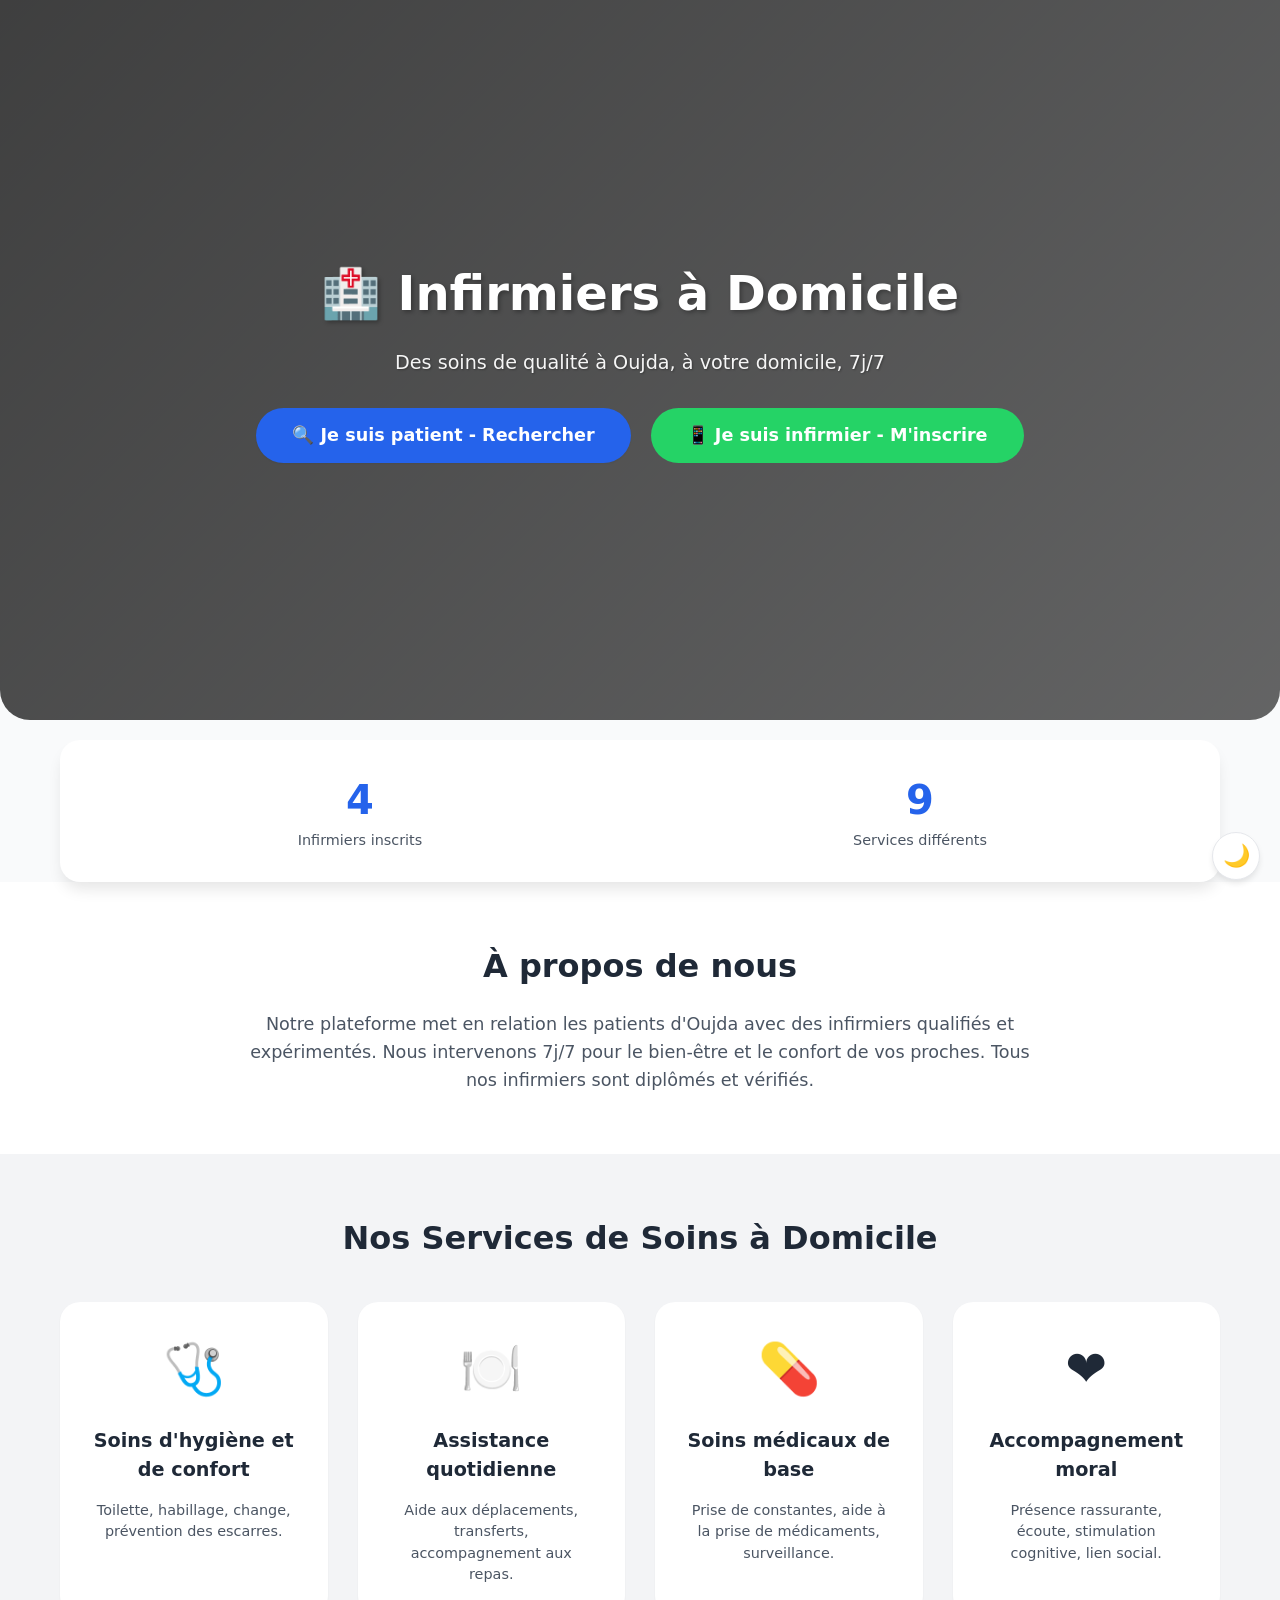
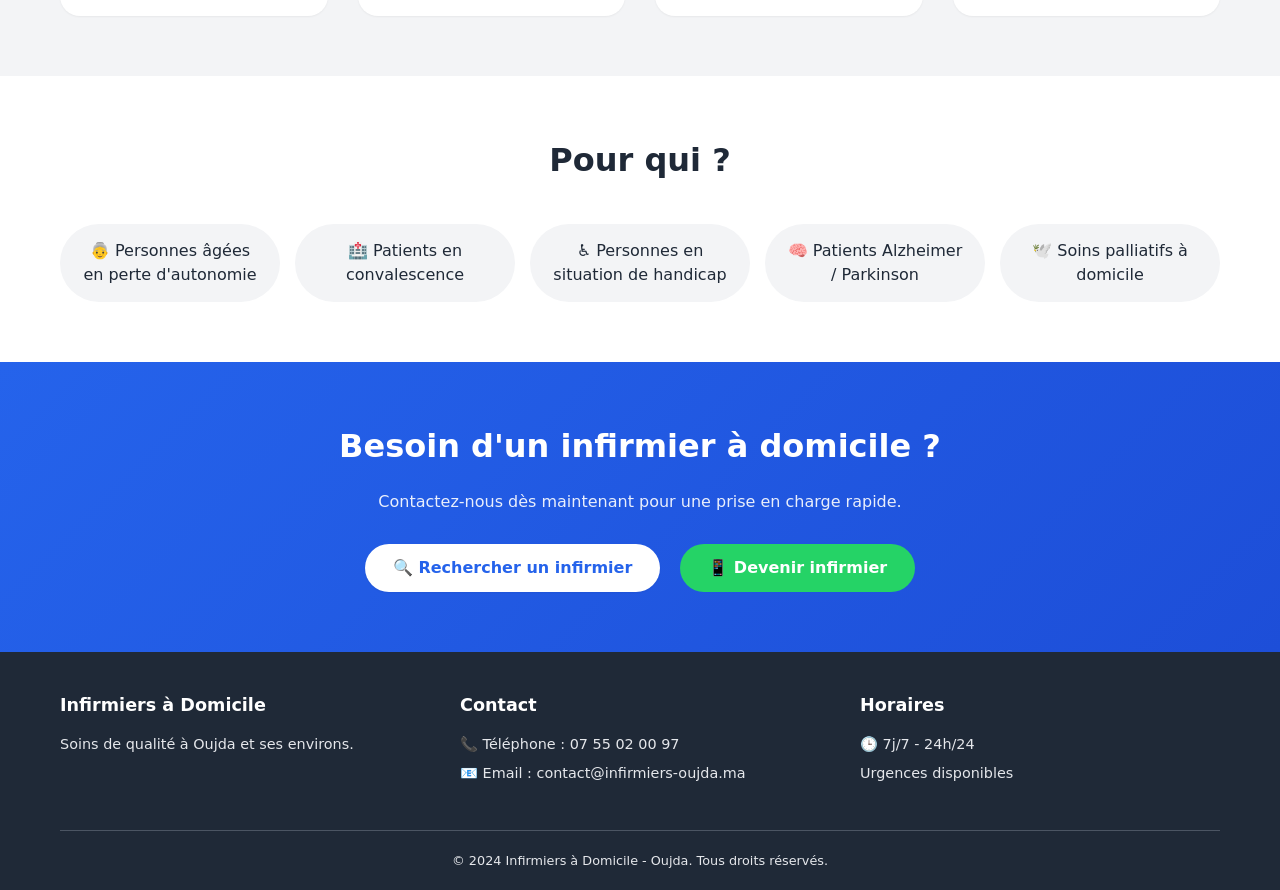
<file: index.html>
<!DOCTYPE html>
<html lang="fr">
<head>
    <meta charset="UTF-8">
    <meta name="viewport" content="width=device-width, initial-scale=1.0">
    <title>Infirmiers à Domicile - Oujda</title>
    <link rel="stylesheet" href="style.css">
</head>
<body>
    <button id="themeToggle" class="theme-btn">🌙</button>
    
    <!-- Section Héro avec image de fond -->
    <section class="hero">
        <div class="hero-overlay"></div>
        <div class="hero-content">
            <h1>🏥 Infirmiers à Domicile</h1>
            <p class="hero-subtitle">Des soins de qualité à Oujda, à votre domicile, 7j/7</p>
            <div class="hero-buttons">
                <a href="recherche.html" class="btn btn-primary btn-large">
                    🔍 Je suis patient - Rechercher
                </a>
                <a href="https://wa.me/212755020097?text=Bonjour%2C%20je%20souhaite%20m%27inscrire%20comme%20infirmier%20sur%20votre%20plateforme%20Infirmiers%20Oujda.%0A%0A%F0%9F%93%8B%20Voici%20le%20lien%20du%20formulaire%20d%27inscription%20%3A%0Ahttps%3A%2F%2Fdocs.google.com%2Fforms%2Fd%2Fe%2F1FAIpQLSeWGsNO0K7sWxrHEp2HF_uYlaKrSaus4W_skM9jJxkQFtStuw%2Fviewform%0A%0AMerci%20de%20le%20remplir%2C%20je%20vous%20recontacterai%20dans%20les%2048h." 
                   target="_blank" 
                   class="btn btn-whatsapp btn-large">
                   📱 Je suis infirmier - M'inscrire
                </a>
            </div>
        </div>
    </section>

    <!-- Section Statistiques -->
    <section class="stats-section">
        <div class="container">
            <div class="stats-container" id="statsContainer">
                <div class="stat-card">
                    <div class="stat-number" id="statInfirmiers">0</div>
                    <div class="stat-label">Infirmiers inscrits</div>
                </div>
                <div class="stat-card">
                    <div class="stat-number" id="statServices">0</div>
                    <div class="stat-label">Services différents</div>
                </div>
    </section>

    <!-- Section À propos -->
    <section class="about">
        <div class="container">
            <h2>À propos de nous</h2>
            <p>Notre plateforme met en relation les patients d'Oujda avec des infirmiers qualifiés et expérimentés. Nous intervenons 7j/7 pour le bien-être et le confort de vos proches. Tous nos infirmiers sont diplômés et vérifiés.</p>
        </div>
    </section>

    <!-- Section Services -->
    <section class="services">
        <div class="container">
            <h2>Nos Services de Soins à Domicile</h2>
            <div class="services-grid">
                <div class="service-card">
                    <div class="service-icon">🩺</div>
                    <h3>Soins d'hygiène et de confort</h3>
                    <p>Toilette, habillage, change, prévention des escarres.</p>
                </div>
                <div class="service-card">
                    <div class="service-icon">🍽️</div>
                    <h3>Assistance quotidienne</h3>
                    <p>Aide aux déplacements, transferts, accompagnement aux repas.</p>
                </div>
                <div class="service-card">
                    <div class="service-icon">💊</div>
                    <h3>Soins médicaux de base</h3>
                    <p>Prise de constantes, aide à la prise de médicaments, surveillance.</p>
                </div>
                <div class="service-card">
                    <div class="service-icon">❤️</div>
                    <h3>Accompagnement moral</h3>
                    <p>Présence rassurante, écoute, stimulation cognitive, lien social.</p>
                </div>
            </div>
        </div>
    </section>

    <!-- Section Pour qui -->
    <section class="audience">
        <div class="container">
            <h2>Pour qui ?</h2>
            <div class="audience-grid">
                <div class="audience-item">👵 Personnes âgées en perte d'autonomie</div>
                <div class="audience-item">🏥 Patients en convalescence</div>
                <div class="audience-item">♿ Personnes en situation de handicap</div>
                <div class="audience-item">🧠 Patients Alzheimer / Parkinson</div>
                <div class="audience-item">🕊️ Soins palliatifs à domicile</div>
            </div>
        </div>
    </section>

    <!-- Section Contact -->
    <section class="contact">
        <div class="container">
            <h2>Besoin d'un infirmier à domicile ?</h2>
            <p>Contactez-nous dès maintenant pour une prise en charge rapide.</p>
            <div class="contact-buttons">
                <a href="recherche.html" class="btn btn-primary">🔍 Rechercher un infirmier</a>
                <a href="https://wa.me/212755020097?text=Bonjour%2C%20je%20souhaite%20m%27inscrire%20comme%20infirmier%20sur%20votre%20plateforme.%20Voici%20le%20lien%20du%20formulaire%20%3A%0Ahttps%3A%2F%2Fdocs.google.com%2Fforms%2Fd%2Fe%2F1FAIpQLSeWGsNO0K7sWxrHEp2HF_uYlaKrSaus4W_skM9jJxkQFtStuw%2Fviewform" 
                   target="_blank" 
                   class="btn btn-whatsapp">
                   📱 Devenir infirmier
                </a>
            </div>
        </div>
    </section>

    <!-- Pied de page -->
    <footer class="footer">
        <div class="container">
            <div class="footer-content">
                <div class="footer-section">
                    <h3>Infirmiers à Domicile</h3>
                    <p>Soins de qualité à Oujda et ses environs.</p>
                </div>
                <div class="footer-section">
                    <h3>Contact</h3>
                    <p>📞 Téléphone : 07 55 02 00 97</p>
                    <p>📧 Email : contact@infirmiers-oujda.ma</p>
                </div>
                <div class="footer-section">
                    <h3>Horaires</h3>
                    <p>🕒 7j/7 - 24h/24</p>
                    <p>Urgences disponibles</p>
                </div>
            </div>
            <div class="footer-bottom">
                <p>&copy; 2024 Infirmiers à Domicile - Oujda. Tous droits réservés.</p>
            </div>
        </div>
    </footer>

    <div id="notification" class="notification"></div>

    <script src="script.js"></script>
</body>
</html>
</file>
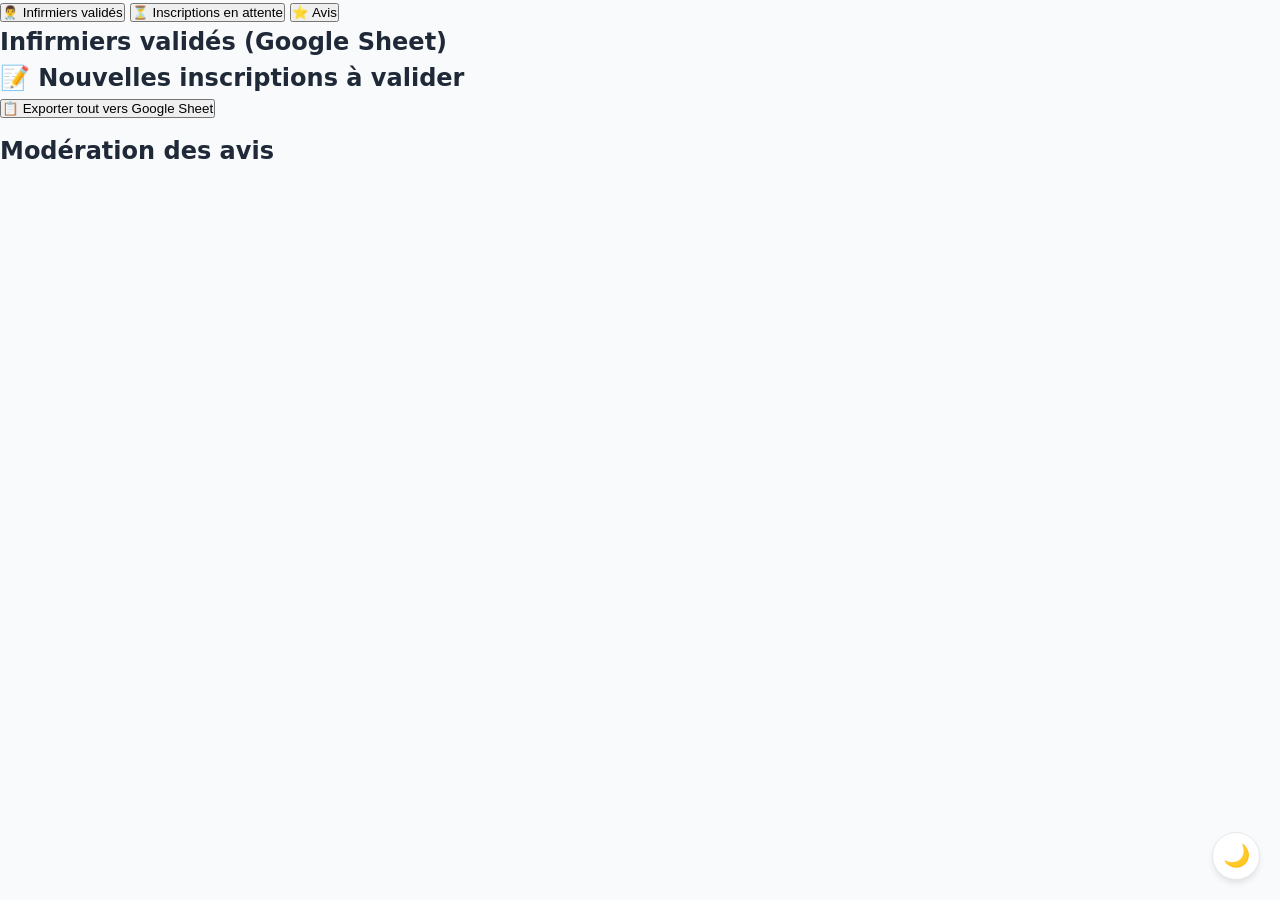
<file: admin.html>
<!DOCTYPE html>
<html lang="fr">
<head>
    <meta charset="UTF-8">
    <meta name="viewport" content="width=device-width, initial-scale=1.0">
    <title>Admin - Oujda</title>
    <link rel="stylesheet" href="style.css">
</head>
<body>
    <button id="themeToggle" class="theme-btn">🌙</button>
    
    <div class="admin-tabs">
    <button class="tab-btn active" data-tab="infirmiers">👨‍⚕️ Infirmiers validés</button>
    <button class="tab-btn" data-tab="inscriptions">⏳ Inscriptions en attente</button>
    <button class="tab-btn" data-tab="avis">⭐ Avis</button>
</div>

<div id="tab-infirmiers" class="tab-content active">
    <h2>Infirmiers validés (Google Sheet)</h2>
    <div id="adminInfirmiersList"></div>
</div>

<div id="tab-inscriptions" class="tab-content">
    <h2>📝 Nouvelles inscriptions à valider</h2>
    <button class="btn-small btn-info" onclick="exporterPourGoogleSheet()" style="margin-bottom: 15px;">📋 Exporter tout vers Google Sheet</button>
    <div id="adminInscriptionsList"></div>
</div>

<div id="tab-avis" class="tab-content">
    <h2>Modération des avis</h2>
    <div id="adminAvisList"></div>
</div>

    <script src="script.js"></script>
</body>
</html>
</file>
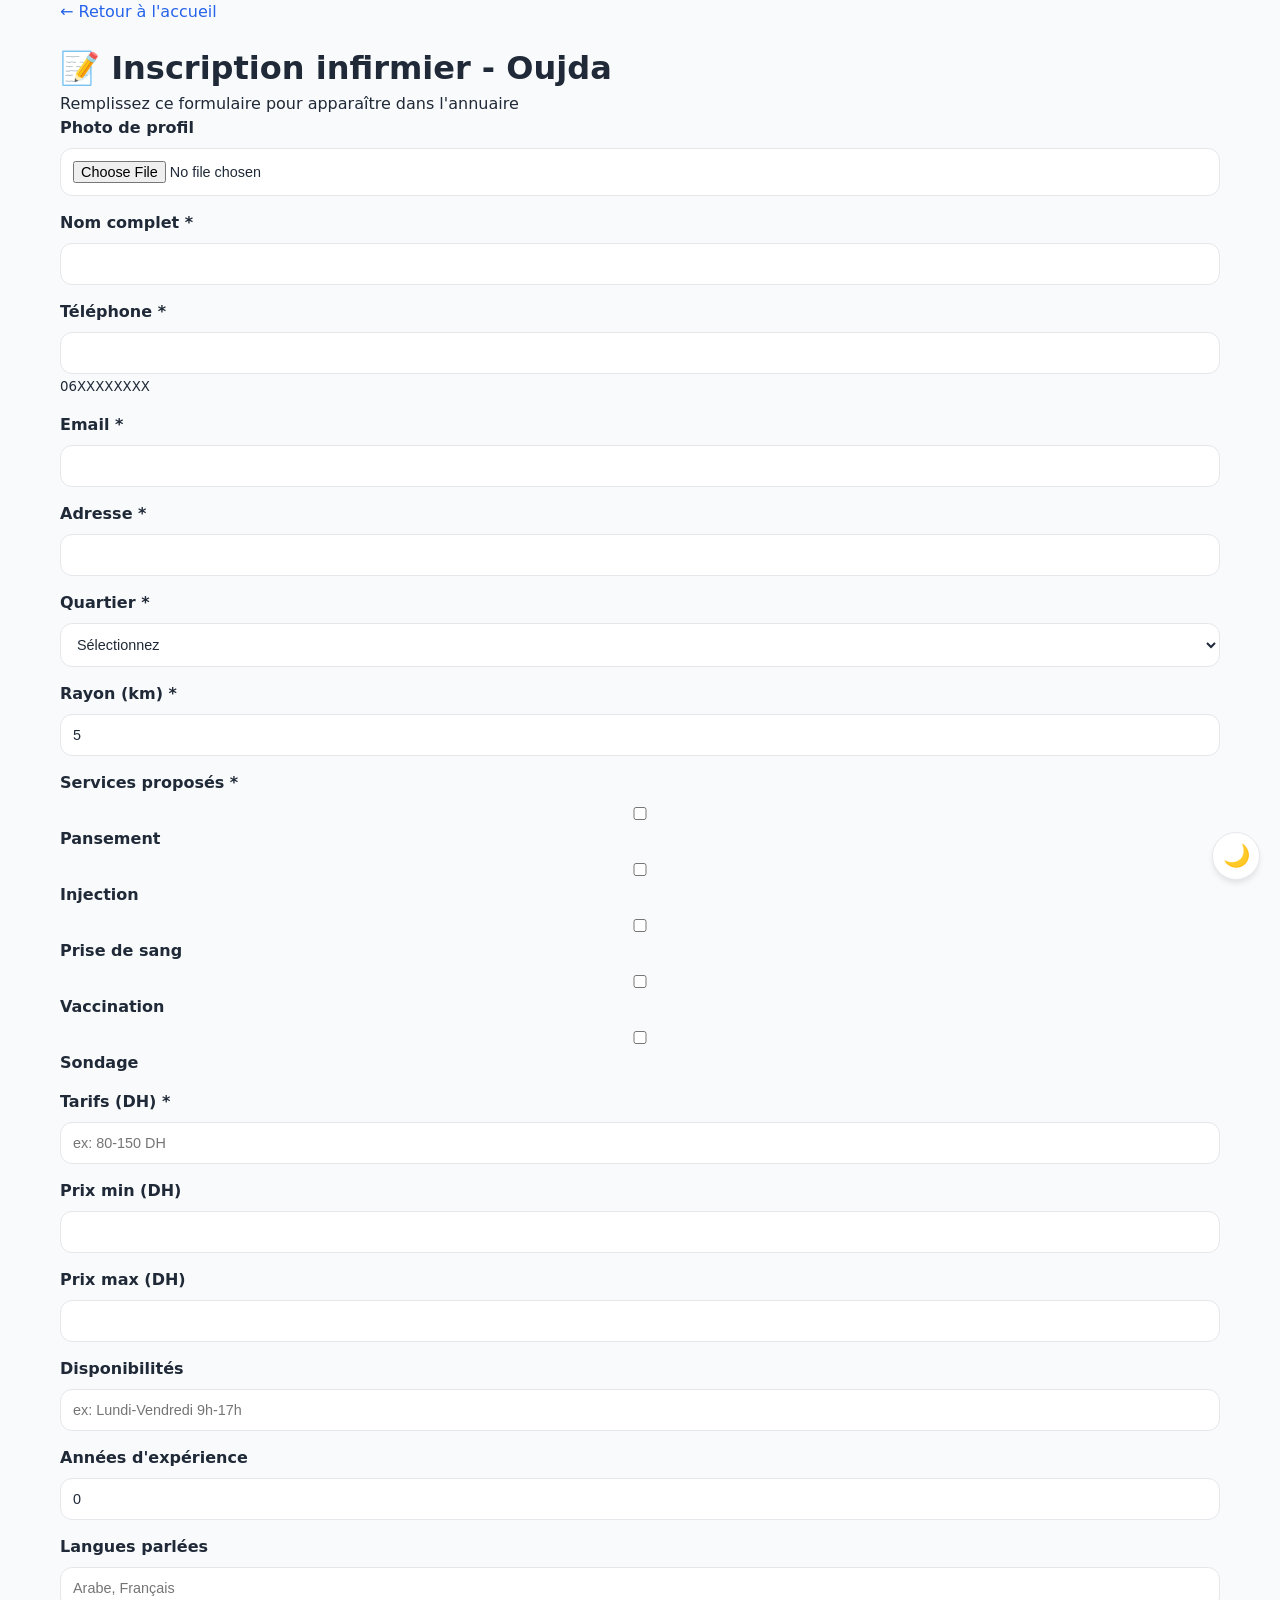
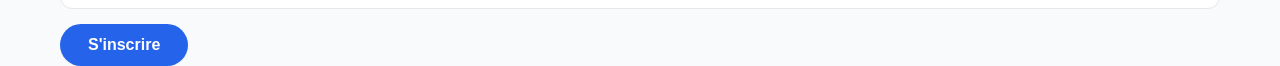
<file: infirmier.html>
<!DOCTYPE html>
<html lang="fr">
<head>
    <meta charset="UTF-8">
    <meta name="viewport" content="width=device-width, initial-scale=1.0">
    <title>Inscription Infirmier - Oujda</title>
    <link rel="stylesheet" href="style.css">
</head>
<body>
    <button id="themeToggle" class="theme-btn">🌙</button>
    
    <div class="container">
        <a href="index.html" class="back-link">← Retour à l'accueil</a>
        
        <h1>📝 Inscription infirmier - Oujda</h1>
        <p>Remplissez ce formulaire pour apparaître dans l'annuaire</p>

        <form id="infirmierForm">
            <div class="form-group">
                <label>Photo de profil</label>
                <input type="file" id="photoUpload" accept="image/*">
                <div id="photoPreview"></div>
            </div>

            <div class="form-group">
                <label>Nom complet *</label>
                <input type="text" id="nom" required>
            </div>

            <div class="form-group">
                <label>Téléphone *</label>
                <input type="tel" id="telephone" required pattern="[0-9]{10}">
                <small>06XXXXXXXX</small>
            </div>

            <div class="form-group">
                <label>Email *</label>
                <input type="email" id="email" required>
            </div>

            <div class="form-group">
                <label>Adresse *</label>
                <input type="text" id="adresse" required>
            </div>

            <div class="form-group">
                <label>Quartier *</label>
                <select id="quartier" required>
                    <option value="">Sélectionnez</option>
                    <option value="Al Qods">Al Qods</option>
                    <option value="Oujda Centre">Oujda Centre</option>
                    <option value="Hay Ennasr">Hay Ennasr</option>
                    <option value="Hay Al Fath">Hay Al Fath</option>
                    <option value="Hay Salam">Hay Salam</option>
                </select>
            </div>

            <div class="form-group">
                <label>Rayon (km) *</label>
                <input type="number" id="rayon" required min="1" max="30" value="5">
            </div>

            <div class="form-group">
                <label>Services proposés *</label>
                <div class="checkbox-group" id="servicesGroup">
                    <label><input type="checkbox" value="Pansement"> Pansement</label>
                    <label><input type="checkbox" value="Injection"> Injection</label>
                    <label><input type="checkbox" value="Prise de sang"> Prise de sang</label>
                    <label><input type="checkbox" value="Vaccination"> Vaccination</label>
                    <label><input type="checkbox" value="Sondage"> Sondage</label>
                </div>
            </div>

            <div class="form-group">
                <label>Tarifs (DH) *</label>
                <input type="text" id="tarifs" required placeholder="ex: 80-150 DH">
            </div>

            <div class="form-group">
                <label>Prix min (DH)</label>
                <input type="number" id="prixMin" step="10">
            </div>

            <div class="form-group">
                <label>Prix max (DH)</label>
                <input type="number" id="prixMax" step="10">
            </div>

            <div class="form-group">
                <label>Disponibilités</label>
                <input type="text" id="disponibilites" placeholder="ex: Lundi-Vendredi 9h-17h">
            </div>

            <div class="form-group">
                <label>Années d'expérience</label>
                <input type="number" id="experience" min="0" value="0">
            </div>

            <div class="form-group">
                <label>Langues parlées</label>
                <input type="text" id="langues" placeholder="Arabe, Français">
            </div>

            <button type="submit" class="btn btn-primary">S'inscrire</button>
        </form>

        <div id="message" class="message"></div>
    </div>

    <div id="notification" class="notification"></div>

    <script src="script.js"></script>
</body>
</html>
</file>
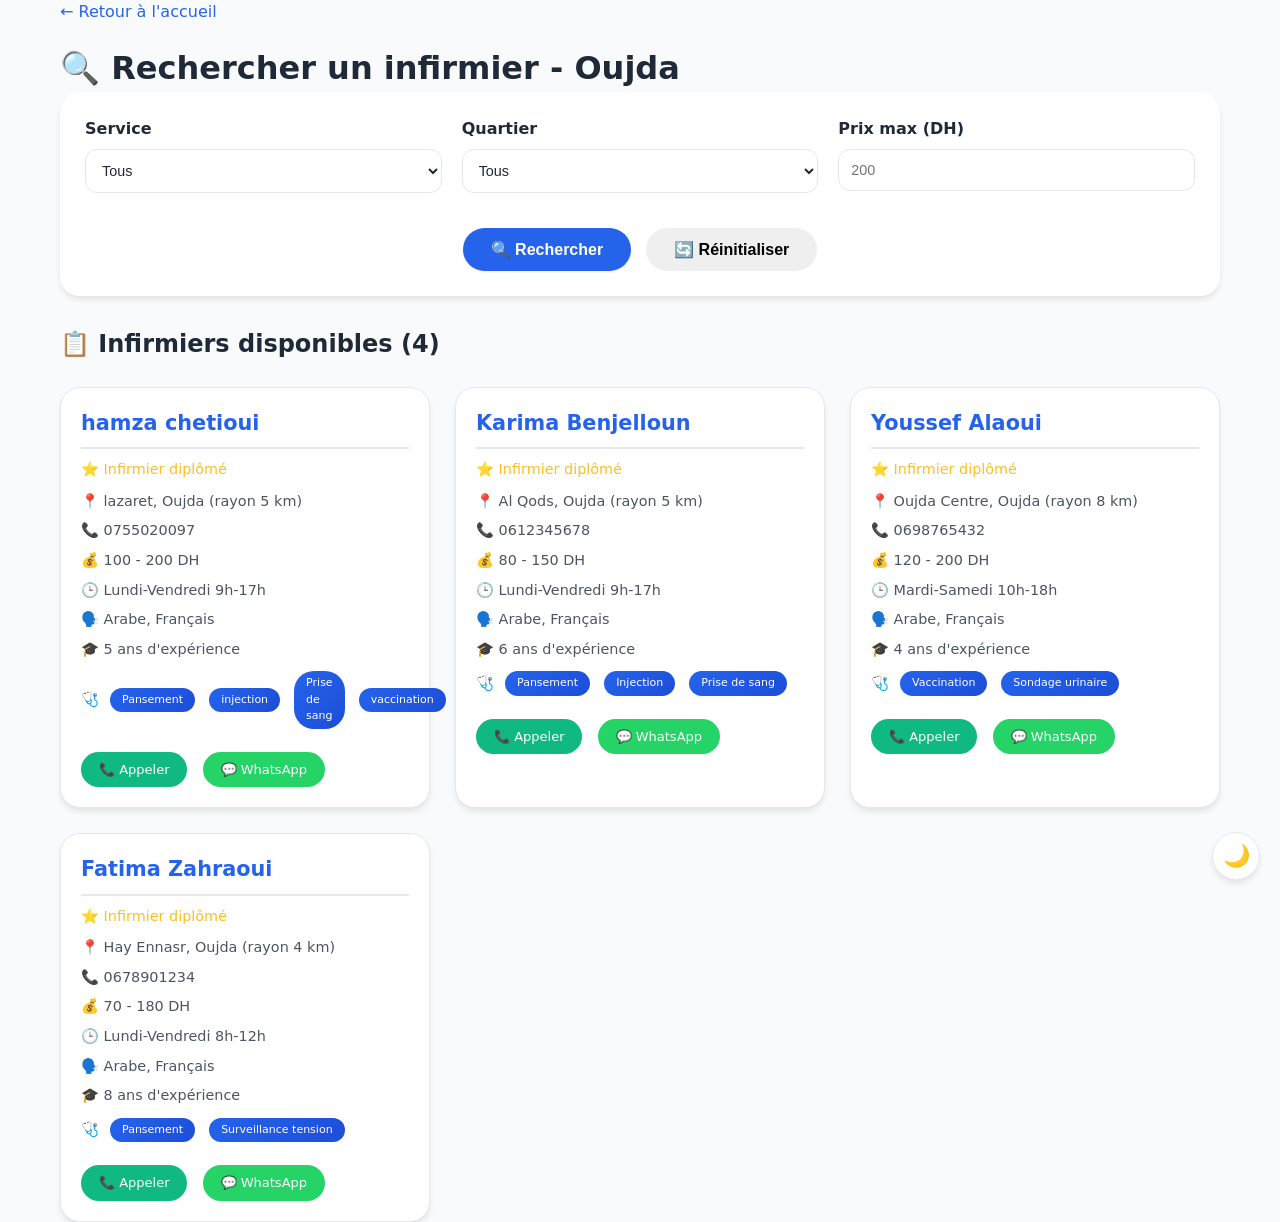
<file: recherche.html>
<!DOCTYPE html>
<html lang="fr">
<head>
    <meta charset="UTF-8">
    <meta name="viewport" content="width=device-width, initial-scale=1.0">
    <title>Rechercher un infirmier - Oujda</title>
    <link rel="stylesheet" href="style.css">
</head>
<body>
    <button id="themeToggle" class="theme-btn">🌙</button>
    
    <div class="container">
        <a href="index.html" class="back-link">← Retour à l'accueil</a>
        
        <h1>🔍 Rechercher un infirmier - Oujda</h1>

        <div class="search-filters">
            <div class="filters-grid">
                <div class="form-group">
                    <label>Service</label>
                    <select id="filtreService">
                        <option value="">Tous</option>
                        <option value="Pansement">Pansement</option>
                        <option value="Injection">Injection</option>
                        <option value="Prise de sang">Prise de sang</option>
                        <option value="Vaccination">Vaccination</option>
                        <option value="Sondage urinaire">Sondage urinaire</option>
                        <option value="Surveillance tension">Surveillance tension</option>
                    </select>
                </div>

                <div class="form-group">
                    <label>Quartier</label>
                    <select id="filtreQuartier">
                        <option value="">Tous</option>
                        <option value="Al Qods">Al Qods</option>
                        <option value="Oujda Centre">Oujda Centre</option>
                        <option value="Hay Ennasr">Hay Ennasr</option>
                        <option value="lazaret">Lazaret</option>
                    </select>
                </div>

                <div class="form-group">
                    <label>Prix max (DH)</label>
                    <input type="number" id="filtrePrixMax" placeholder="200">
                </div>
            </div>

            <div class="search-actions">
                <button id="btnRechercher" class="btn btn-primary">🔍 Rechercher</button>
                <button id="btnReset" class="btn btn-secondary">🔄 Réinitialiser</button>
            </div>
        </div>

        <div id="resultats">
            <h2>📋 Infirmiers disponibles (<span id="resultCount">0</span>)</h2>
            <div id="listeInfirmiers" class="infirmiers-list"></div>
        </div>
    </div>

    <div id="notification" class="notification"></div>

    <script src="script.js"></script>
</body>
</html>
</file>
<file: style.css>
* {
    margin: 0;
    padding: 0;
    box-sizing: border-box;
}

:root {
    --primary: #2563eb;
    --primary-dark: #1d4ed8;
    --secondary: #10b981;
    --whatsapp: #25D366;
    --gray-50: #f9fafb;
    --gray-100: #f3f4f6;
    --gray-200: #e5e7eb;
    --gray-600: #4b5563;
    --gray-800: #1f2937;
    --white: #ffffff;
    --shadow-sm: 0 1px 2px 0 rgb(0 0 0 / 0.05);
    --shadow-md: 0 4px 6px -1px rgb(0 0 0 / 0.1);
    --shadow-lg: 0 10px 15px -3px rgb(0 0 0 / 0.1);
}

body {
    font-family: 'Segoe UI', system-ui, -apple-system, sans-serif;
    background: var(--gray-50);
    color: var(--gray-800);
    line-height: 1.5;
}

.container {
    max-width: 1200px;
    margin: 0 auto;
    padding: 0 20px;
}

/* ========== BOUTON THEME ========== */
.theme-btn {
    position: fixed;
    bottom: 20px;
    right: 20px;
    background: var(--white);
    border: 1px solid var(--gray-200);
    border-radius: 50%;
    width: 48px;
    height: 48px;
    font-size: 22px;
    cursor: pointer;
    z-index: 100;
    box-shadow: var(--shadow-md);
    transition: all 0.3s;
}

.theme-btn:hover {
    transform: scale(1.05);
    background: var(--primary);
    color: var(--white);
}

/* ========== SECTION HERO ========== */
.hero {
    position: relative;
    background-image: url('https://images.unsplash.com/photo-1576091160550-2173dba999ef?w=1600&h=600&fit=crop');
    background-size: cover;
    background-position: center;
    min-height: 80vh;
    display: flex;
    align-items: center;
    justify-content: center;
    text-align: center;
    border-radius: 0 0 30px 30px;
    margin-bottom: 40px;
}

.hero-overlay {
    position: absolute;
    top: 0;
    left: 0;
    width: 100%;
    height: 100%;
    background: linear-gradient(135deg, rgba(0,0,0,0.75), rgba(0,0,0,0.6));
    border-radius: 0 0 30px 30px;
}

.hero-content {
    position: relative;
    z-index: 2;
    color: var(--white);
    padding: 40px;
}

.hero h1 {
    font-size: 3rem;
    margin-bottom: 20px;
    font-weight: 700;
    text-shadow: 2px 2px 4px rgba(0,0,0,0.3);
}

.hero-subtitle {
    font-size: 1.2rem;
    margin-bottom: 30px;
    opacity: 0.95;
    text-shadow: 1px 1px 2px rgba(0,0,0,0.3);
}

.hero-buttons {
    display: flex;
    gap: 20px;
    justify-content: center;
    flex-wrap: wrap;
}

/* ========== BOUTONS ========== */
.btn {
    display: inline-block;
    padding: 12px 28px;
    border: none;
    border-radius: 50px;
    font-size: 1rem;
    font-weight: 600;
    cursor: pointer;
    text-decoration: none;
    transition: all 0.3s ease;
    text-align: center;
}

.btn-primary {
    background: var(--primary);
    color: var(--white);
    box-shadow: var(--shadow-sm);
}

.btn-primary:hover {
    background: var(--primary-dark);
    transform: translateY(-2px);
    box-shadow: var(--shadow-lg);
}

.btn-whatsapp {
    background: var(--whatsapp);
    color: var(--white);
}

.btn-whatsapp:hover {
    background: #128C7E;
    transform: translateY(-2px);
    box-shadow: var(--shadow-lg);
}

.btn-large {
    padding: 14px 36px;
    font-size: 1.1rem;
}

/* ========== STATS ========== */
.stats-section {
    margin-top: -20px;
    position: relative;
    z-index: 10;
}

.stats-container {
    display: flex;
    gap: 20px;
    justify-content: center;
    flex-wrap: wrap;
    background: var(--white);
    border-radius: 20px;
    padding: 30px;
    box-shadow: var(--shadow-lg);
}

.stat-card {
    text-align: center;
    flex: 1;
    min-width: 150px;
}

.stat-number {
    font-size: 2.5rem;
    font-weight: 800;
    color: var(--primary);
}

.stat-label {
    color: var(--gray-600);
    font-size: 0.9rem;
}

/* ========== À PROPOS ========== */
.about {
    background: var(--white);
    padding: 60px 0;
    text-align: center;
}

.about h2 {
    font-size: 2rem;
    margin-bottom: 20px;
    color: var(--gray-800);
}

.about p {
    max-width: 800px;
    margin: 0 auto;
    font-size: 1.1rem;
    color: var(--gray-600);
    line-height: 1.6;
}

/* ========== SERVICES ========== */
.services {
    background: var(--gray-100);
    padding: 60px 0;
}

.services h2 {
    text-align: center;
    font-size: 2rem;
    margin-bottom: 40px;
}

.services-grid {
    display: grid;
    grid-template-columns: repeat(auto-fit, minmax(250px, 1fr));
    gap: 30px;
}

.service-card {
    background: var(--white);
    padding: 30px;
    border-radius: 20px;
    text-align: center;
    transition: all 0.3s;
    box-shadow: var(--shadow-sm);
}

.service-card:hover {
    transform: translateY(-5px);
    box-shadow: var(--shadow-lg);
}

.service-icon {
    font-size: 50px;
    margin-bottom: 20px;
}

.service-card h3 {
    font-size: 1.2rem;
    margin-bottom: 15px;
}

.service-card p {
    color: var(--gray-600);
    font-size: 0.9rem;
}

/* ========== AUDIENCE ========== */
.audience {
    background: var(--white);
    padding: 60px 0;
}

.audience h2 {
    text-align: center;
    font-size: 2rem;
    margin-bottom: 40px;
}

.audience-grid {
    display: grid;
    grid-template-columns: repeat(auto-fit, minmax(200px, 1fr));
    gap: 15px;
}

.audience-item {
    background: var(--gray-100);
    padding: 15px 20px;
    border-radius: 40px;
    text-align: center;
    font-weight: 500;
    transition: all 0.3s;
}

.audience-item:hover {
    background: var(--primary);
    color: var(--white);
    transform: translateY(-2px);
}

/* ========== CONTACT ========== */
.contact {
    background: linear-gradient(135deg, var(--primary), var(--primary-dark));
    color: var(--white);
    text-align: center;
    padding: 60px 0;
}

.contact h2 {
    font-size: 2rem;
    margin-bottom: 20px;
}

.contact p {
    margin-bottom: 30px;
    opacity: 0.9;
}

.contact-buttons {
    display: flex;
    gap: 20px;
    justify-content: center;
    flex-wrap: wrap;
}

.contact .btn-primary {
    background: var(--white);
    color: var(--primary);
}

.contact .btn-primary:hover {
    background: var(--primary-dark);
    color: var(--white);
    border: 1px solid var(--white);
}

/* ========== FOOTER ========== */
.footer {
    background: var(--gray-800);
    color: var(--gray-200);
    padding: 40px 0 20px;
}

.footer-content {
    display: grid;
    grid-template-columns: repeat(auto-fit, minmax(250px, 1fr));
    gap: 40px;
    margin-bottom: 40px;
}

.footer-section h3 {
    color: var(--white);
    margin-bottom: 15px;
    font-size: 1.1rem;
}

.footer-section p {
    font-size: 0.9rem;
    line-height: 1.6;
    margin: 5px 0;
}

.footer-bottom {
    text-align: center;
    padding-top: 20px;
    border-top: 1px solid var(--gray-600);
    font-size: 0.8rem;
}

/* ========== PAGE RECHERCHE (CORRIGÉE) ========== */
.search-filters {
    background: var(--white);
    border-radius: 20px;
    padding: 25px;
    margin-bottom: 30px;
    box-shadow: var(--shadow-md);
}

.filters-grid {
    display: grid;
    grid-template-columns: repeat(auto-fit, minmax(200px, 1fr));
    gap: 20px;
    margin-bottom: 20px;
}

.form-group {
    margin-bottom: 15px;
}

.form-group label {
    display: block;
    margin-bottom: 8px;
    font-weight: 600;
    color: var(--gray-800);
}

.form-group select,
.form-group input {
    width: 100%;
    padding: 12px;
    border: 1px solid var(--gray-200);
    border-radius: 12px;
    background: var(--white);
    color: var(--gray-800);
    font-size: 0.9rem;
}

.form-group select:focus,
.form-group input:focus {
    outline: none;
    border-color: var(--primary);
    box-shadow: 0 0 0 3px rgba(37, 99, 235, 0.1);
}

.search-actions {
    display: flex;
    gap: 15px;
    justify-content: center;
    margin-top: 20px;
}

/* Liste des infirmiers - STYLE AMÉLIORÉ */
.infirmiers-list {
    display: grid;
    grid-template-columns: repeat(auto-fill, minmax(350px, 1fr));
    gap: 25px;
    margin-top: 25px;
}

.infirmier-card {
    background: var(--white);
    border-radius: 20px;
    padding: 20px;
    box-shadow: var(--shadow-md);
    transition: all 0.3s;
    border: 1px solid var(--gray-200);
}

.infirmier-card:hover {
    transform: translateY(-5px);
    box-shadow: var(--shadow-lg);
}

.infirmier-card h3 {
    color: var(--primary);
    font-size: 1.3rem;
    margin-bottom: 10px;
    border-bottom: 2px solid var(--gray-200);
    padding-bottom: 8px;
}

.infirmier-card .stars {
    color: #fbbf24;
    margin: 10px 0;
    font-size: 0.9rem;
}

.infirmier-card p {
    margin: 8px 0;
    color: var(--gray-600);
    font-size: 0.9rem;
    display: flex;
    align-items: center;
    gap: 8px;
}

.infirmier-card p strong {
    color: var(--gray-800);
    min-width: 30px;
}

.service-badge {
    display: inline-block;
    background: linear-gradient(135deg, var(--primary), var(--primary-dark));
    color: white;
    padding: 4px 12px;
    border-radius: 20px;
    font-size: 11px;
    font-weight: 500;
    margin: 3px;
}

.contact-btn, .whatsapp-btn {
    display: inline-block;
    margin-top: 12px;
    margin-right: 10px;
    padding: 8px 18px;
    border-radius: 30px;
    text-decoration: none;
    font-size: 13px;
    font-weight: 500;
    transition: all 0.2s;
}

.contact-btn {
    background: var(--secondary);
    color: white;
}

.contact-btn:hover {
    background: #059669;
    transform: scale(1.02);
}

.whatsapp-btn {
    background: var(--whatsapp);
    color: white;
}

.whatsapp-btn:hover {
    background: #128C7E;
    transform: scale(1.02);
}

.pagination {
    display: flex;
    justify-content: center;
    gap: 8px;
    margin-top: 40px;
}

.pagination button {
    padding: 10px 16px;
    border: 1px solid var(--gray-200);
    background: var(--white);
    cursor: pointer;
    border-radius: 12px;
    font-weight: 500;
    transition: all 0.2s;
}

.pagination button:hover {
    background: var(--primary);
    color: white;
    border-color: var(--primary);
}

.pagination button.active {
    background: var(--primary);
    color: white;
    border-color: var(--primary);
}

.aucun-resultat {
    text-align: center;
    padding: 60px;
    color: var(--gray-600);
    font-size: 1.1rem;
    background: var(--white);
    border-radius: 20px;
}

.back-link {
    display: inline-block;
    margin-bottom: 20px;
    color: var(--primary);
    text-decoration: none;
    font-weight: 500;
}

.back-link:hover {
    text-decoration: underline;
}

/* ========== NOTIFICATION ========== */
.notification {
    position: fixed;
    top: 20px;
    right: 20px;
    background: var(--white);
    border-left: 4px solid var(--primary);
    border-radius: 12px;
    padding: 14px 20px;
    box-shadow: var(--shadow-lg);
    display: none;
    z-index: 1000;
    max-width: 350px;
    animation: slideIn 0.3s ease;
}

@keyframes slideIn {
    from { transform: translateX(100%); opacity: 0; }
    to { transform: translateX(0); opacity: 1; }
}

/* ========== RESPONSIVE ========== */
@media (max-width: 768px) {
    .hero h1 {
        font-size: 2rem;
    }
    .hero-subtitle {
        font-size: 1rem;
    }
    .hero-buttons, .contact-buttons {
        flex-direction: column;
        align-items: center;
    }
    .btn-large {
        padding: 12px 24px;
        font-size: 1rem;
    }
    .services-grid {
        grid-template-columns: 1fr;
    }
    .footer-content {
        grid-template-columns: 1fr;
        text-align: center;
    }
    .infirmiers-list {
        grid-template-columns: 1fr;
    }
}

/* ========== MODE SOMBRE ========== */
body.dark {
    --gray-50: #111827;
    --gray-100: #1f2937;
    --gray-200: #374151;
    --white: #1f2937;
    --gray-800: #f9fafb;
    --gray-600: #9ca3af;
}

body.dark .stat-card,
body.dark .service-card,
body.dark .about,
body.dark .audience,
body.dark .infirmier-card,
body.dark .search-filters {
    background: var(--white);
}

body.dark .hero-overlay {
    background: linear-gradient(135deg, rgba(0,0,0,0.85), rgba(0,0,0,0.7));
}

body.dark .form-group select,
body.dark .form-group input {
    background: var(--gray-100);
    border-color: var(--gray-200);
    color: var(--gray-800);
}
</file>
